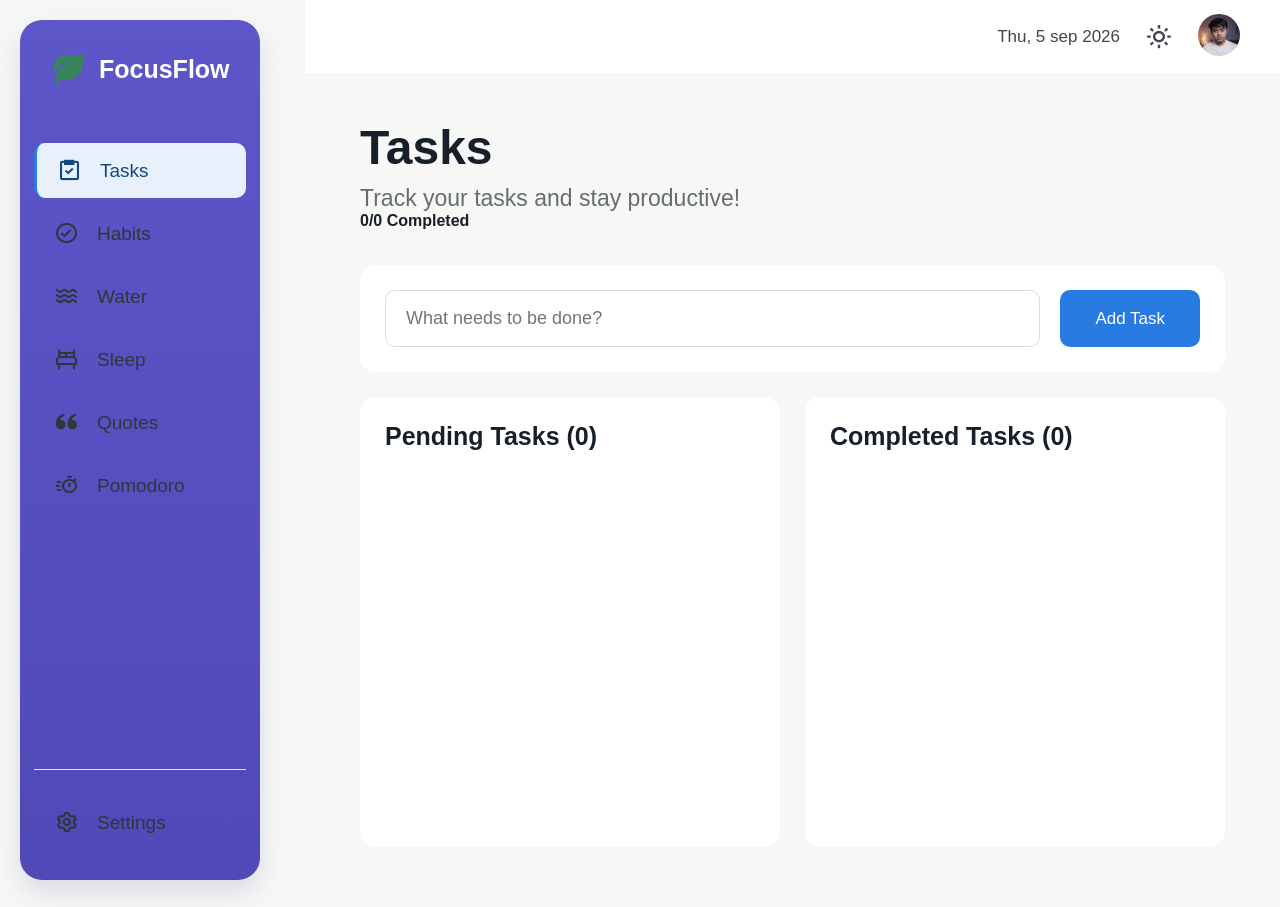
<file: fitness-habit-tracker/pages/tasks.html>
<!DOCTYPE html>
<html lang="en">
<head>
    <meta charset="UTF-8">
    <meta name="viewport" content="width=device-width, initial-scale=1.0">

    <!-- Boxicons for simple icons -->
    <link href="https://unpkg.com/boxicons@2.1.4/css/boxicons.min.css" rel="stylesheet">

    <!-- CSS -->
    <link rel="stylesheet" href="../css/tasks.css">

    

    <title>FocusFlow - Tasks</title>
</head>
<body>
<aside class="sidebar">
    <div class="sidebar-header">
        <!-- Logo and App Name -->
        <div class="logo">
            <i class='bx bxs-leaf'></i>
            <span>FocusFlow</span>
        </div>
    </div>
<!--sidebar navigation  -->
    <nav class="sidebar-menu">
        
            <a href="tasks.html" class="active"><i class='bx bx-task'></i> 
                <span>Tasks</span></a>
            
            <a href="habits.html"><i class='bx bx-check-circle'></i>
                <span>Habits</span></a>
            
            <a href="water.html"><i class='bx bx-water'></i> 
                <span>Water</span></a>
            <a href="sleep.html"><i class='bx bx-bed'></i> 
                <span>Sleep</span></a>
            <a href="quotes.html"><i class='bx bxs-quote-alt-left'></i> 
                <span>Quotes</span></a>
            <a href="pomodoro.html"><i class='bx bx-timer'></i> 
                <span>Pomodoro</span></a>
        
    </nav>


    <!--bottom part of sidebar-->
    <div class="sidebar-bottom">
        <a href="tasks.html">
            <i class='bx bx-cog'></i>
            <span>Settings</span></a>

    </div>

    </aside>


    <!--Main Content-->

    <header class = "top-header">
        <div class="header-right">
            <span>Thu, 5 sep 2026</span>
            <i class='bx bx-sun'></i>
            <div class="profile">
                <img src="../Assets/profile picture.png" alt="Profile Picture">
            </div>
        </div>
    </header>

    <section class="page-content">
        <div class="page-heading">
            <h1>Tasks</h1>
            <p>Track your tasks and stay productive!</p>
        

            <div class="Daily-progress">
                <strong id="daily-progress">0/0 Completed</strong>
            </div>

        </div>

        <section class="add-task-box">
            <input type="text" id="new-task-input" placeholder="What needs to be done?">
                <button id="add-task-button">Add Task</button>
        </section>

        <!-----Task Section----->

        <div class="task-sections">

            <!-- Pending Tasks -->
             
                <div class="pending-tasks">
                    <h2>Pending Tasks</h2>

                    <ul id="pending-task-list">
                    <!-- JavaScript will add pending tasks here -->
                     </ul>
                </div>


                <div class="completed-tasks">
                     <h2>Completed Tasks</h2>

                    <ul id="completed-task-list">
                        <!-- JavaScript will add completed tasks here -->
                    </ul>
                </div>





        </div>
    </section>


<script src="../js/tasks.js"></script>

    
</body>
</html>
</file>
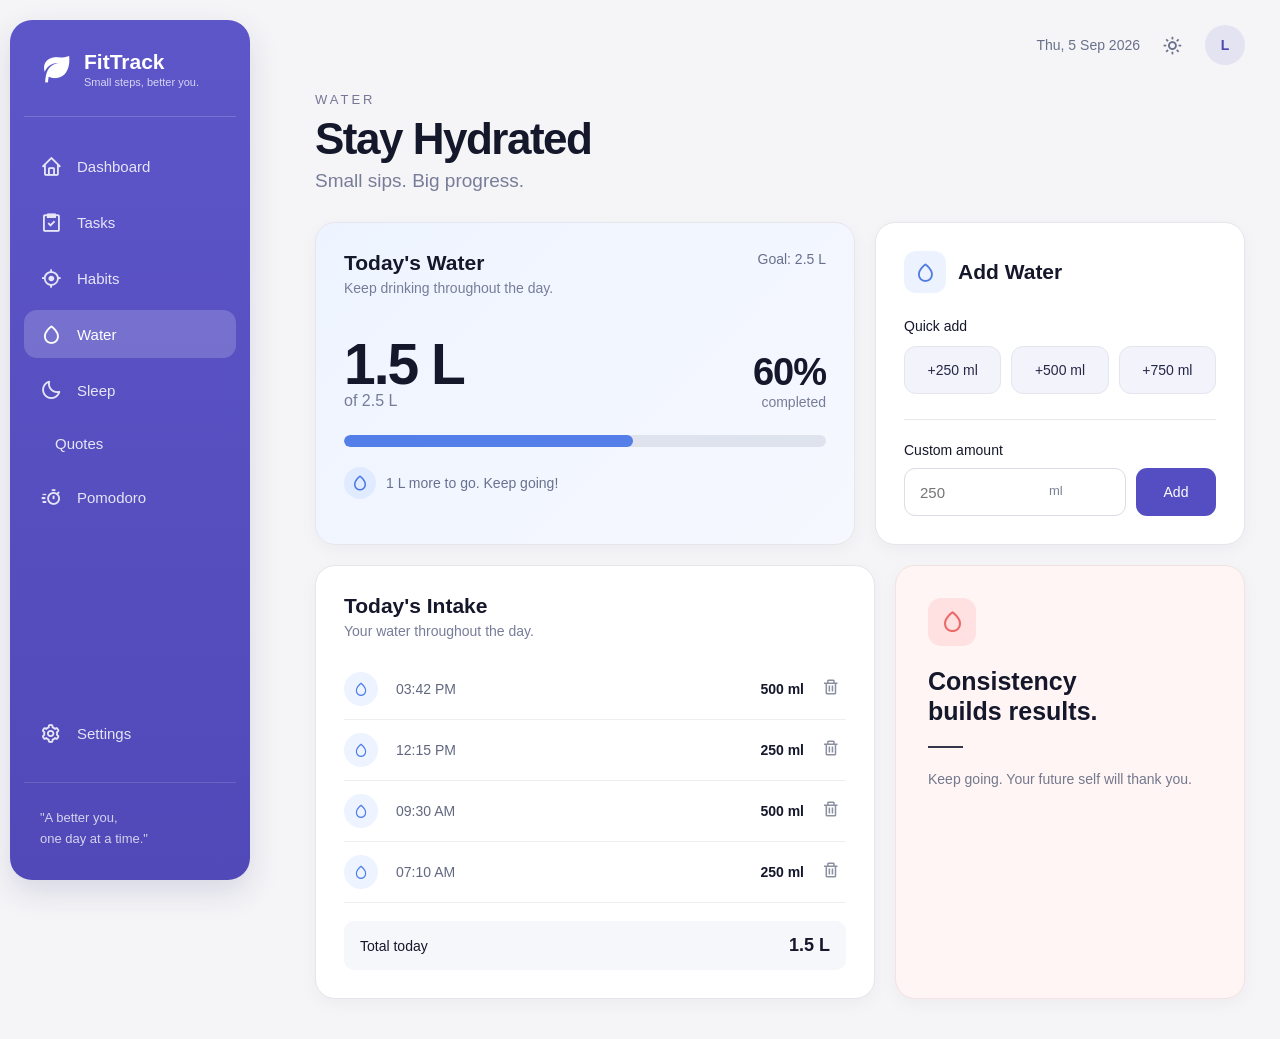
<file: fitness-habit-tracker/pages/water.html>
<!DOCTYPE html>
<html lang="en">

<head>
    <meta charset="UTF-8">
    <meta name="viewport" content="width=device-width, initial-scale=1.0">

    
    <link
        href="https://unpkg.com/boxicons@2.1.4/css/boxicons.min.css"
        rel="stylesheet"
    >

    
    <link rel="stylesheet" href="../css/water.css">

    <title>FitTrack - Water</title>
</head>

<body>

    <!--  SIDEBAR  -->

    <aside class="sidebar">

        <div class="logo">
            <i class='bx bxs-leaf'></i>

            <div>
                <h2>FitTrack</h2>
                <p>Small steps, better you.</p>
            </div>
        </div>


        <nav class="navigation">

            <a href="../index.html">
                <i class='bx bx-home'></i>
                <span>Dashboard</span>
            </a>

            <a href="tasks.html">
                <i class='bx bx-task'></i>
                <span>Tasks</span>
            </a>

            <a href="habits.html">
                <i class='bx bx-target-lock'></i>
                <span>Habits</span>
            </a>

            <a href="water.html" class="active">
                <i class='bx bx-droplet'></i>
                <span>Water</span>
            </a>

            <a href="sleep.html">
                <i class='bx bx-moon'></i>
                <span>Sleep</span>
            </a>

            <a href="quotes.html">
                <i class='bx bx-quote-alt-left'></i>
                <span>Quotes</span>
            </a>

            <a href="pomodoro.html">
                <i class='bx bx-timer'></i>
                <span>Pomodoro</span>
            </a>

        </nav>


        <div class="sidebar-bottom">

            <a href="settings.html">
                <i class='bx bx-cog'></i>
                <span>Settings</span>
            </a>

            <p>
                "A better you,<br>
                one day at a time."
            </p>

        </div>

    </aside>



    <!--MAIN -->

    <main class="main-content">

        <!-- Top Header -->

        <header class="top-header">

            <div></div>

            <div class="header-right">

                <span>Thu, 5 Sep 2026</span>

                <i class='bx bx-sun'></i>

                <div class="profile">
                    L
                </div>

            </div>

        </header>



        <!--PAGE -->

        <section class="page-content">

            <!-- Heading -->

            <div class="page-heading">

                <div>
                    <span class="small-heading">WATER</span>

                    <h1>Stay Hydrated</h1>

                    <p>
                        Small sips. Big progress.
                    </p>
                </div>

            </div>



        
            <div class="top-section">


                <!-- Water Progress -->

                <section class="water-card">

                    <div class="card-top">

                        <div>
                            <h2>Today's Water</h2>
                            <p>Keep drinking throughout the day.</p>
                        </div>

                        <span class="goal">
                            Goal: 2.5 L
                        </span>

                    </div>


                    <div class="water-info">

                        <div>

                            <strong id="waterAmount">
                                1.5 L
                            </strong>

                            <p>
                                of 2.5 L
                            </p>

                        </div>


                        <div class="percentage">

                            <strong id="percentage">
                                60%
                            </strong>

                            <span>
                                completed
                            </span>

                        </div>

                    </div>


                    <!-- Progress -->

                    <div class="progress-container">

                        <div class="progress-bar">

                            <div
                                class="progress"
                                id="progress">
                            </div>

                        </div>

                    </div>


                    <div class="remaining">

                        <i class='bx bx-droplet'></i>

                        <span id="remaining">
                            1 L more to go. Keep going!
                        </span>

                    </div>

                </section>



                <!-- Add Water -->

                <section class="add-card">

                    <div class="add-title">

                        <div class="add-icon">
                            <i class='bx bx-droplet'></i>
                        </div>

                        <h2>Add Water</h2>

                    </div>


                    <p class="quick-title">
                        Quick add
                    </p>


                    <div class="quick-buttons">

                        <button class="quick-btn" data-amount="250">
                            +250 ml
                        </button>

                        <button class="quick-btn" data-amount="500">
                            +500 ml
                        </button>

                        <button class="quick-btn" data-amount="750">
                            +750 ml
                        </button>

                    </div>


                    <div class="custom-section">

                        <label for="customAmount">
                            Custom amount
                        </label>

                        <div class="custom-input">

                            <input
                                type="number"
                                id="customAmount"
                                placeholder="250"
                                min="1"
                            >

                            <span>ml</span>

                            <button id="addCustom">
                                Add
                            </button>

                        </div>

                    </div>

                </section>

            </div>



            <!-- BOTTOM SECTION -->

            <div class="bottom-section">


                <!-- Today's Intake -->

                <section class="intake-card">

                    <div class="section-heading">

                        <div>
                            <h2>Today's Intake</h2>

                            <p>
                                Your water throughout the day.
                            </p>
                        </div>

                    </div>


                    <div id="intakeList">

                        <div class="intake-row">

                            <div class="intake-icon">
                                <i class='bx bx-droplet'></i>
                            </div>

                            <span>
                                03:42 PM
                            </span>

                            <strong>
                                500 ml
                            </strong>

                            <button class="delete-btn">
                                <i class='bx bx-trash'></i>
                            </button>

                        </div>


                        <div class="intake-row">

                            <div class="intake-icon">
                                <i class='bx bx-droplet'></i>
                            </div>

                            <span>
                                12:15 PM
                            </span>

                            <strong>
                                250 ml
                            </strong>

                            <button class="delete-btn">
                                <i class='bx bx-trash'></i>
                            </button>

                        </div>


                        <div class="intake-row">

                            <div class="intake-icon">
                                <i class='bx bx-droplet'></i>
                            </div>

                            <span>
                                09:30 AM
                            </span>

                            <strong>
                                500 ml
                            </strong>

                            <button class="delete-btn">
                                <i class='bx bx-trash'></i>
                            </button>

                        </div>


                        <div class="intake-row">

                            <div class="intake-icon">
                                <i class='bx bx-droplet'></i>
                            </div>

                            <span>
                                07:10 AM
                            </span>

                            <strong>
                                250 ml
                            </strong>

                            <button class="delete-btn">
                                <i class='bx bx-trash'></i>
                            </button>

                        </div>

                    </div>


                    <div class="total-row">

                        <span>
                            Total today
                        </span>

                        <strong id="total">
                            1.5 L
                        </strong>

                    </div>

                </section>



                <!-- Small Tip -->

                <section class="tip-card">

                    <div class="tip-icon">
                        <i class='bx bx-droplet'></i>
                    </div>

                    <h2>
                        Consistency<br>
                        builds results.
                    </h2>

                    <div class="tip-line"></div>

                    <p>
                        Keep going. Your future self
                        will thank you.
                    </p>

                </section>

            </div>

        </section>

    </main>


    <!--JavaScript -->

    <script src="../js/water.js"></script>

</body>

</html>
</file>
<file: fitness-habit-tracker/css/tasks.css>
/* 
   BASIC PAGE SETTINGS
    */

* {
    box-sizing: border-box;
    margin: 0;
    padding: 0;
}

body {
    font-family: Arial, sans-serif;
    background-color: #f7f8f6;
    color: #17202a;
}


/*
   SIDEBAR
    */

.sidebar {
    position: fixed;

    left: 20px;
    top: 20px;
    bottom: 20px;

    width: 240px;

    background: linear-gradient(
        180deg,
        #5d56c9,
        #5149b8
    );

    border-radius: 22px;

    padding: 30px 14px;

    color: white;

    display: flex;
    flex-direction: column;

    box-shadow: 0 12px 30px rgba(50, 45, 120, 0.15);
}



/* Logo */

.logo {
    display: flex;
    align-items: center;

    gap: 12px;

    padding-left: 15px;

    font-size: 25px;
    font-weight: 600;
}

.logo i {
    font-size: 38px;
    color: #39845b;
}


/*
   SIDEBAR NAVIGATION
    */

.sidebar-menu {
    margin-top: 55px;

    display: flex;
    flex-direction: column;

    gap: 8px;
}

.sidebar-menu a {
    display: flex;
    align-items: center;

    gap: 18px;

    padding: 15px 20px;

    text-decoration: none;

    color: #30363b;

    font-size: 19px;

    border-radius: 10px;

    transition: background-color 0.2s;
}

.sidebar-menu a i {
    font-size: 25px;
}


/* Hover */

.sidebar-menu a:hover {
    background-color: #f1f3f1;
    transform: scale(1.05);
    transition: transform 0.3s ease;

}


/* Current page */

.sidebar-menu a.active {
    background-color: #e7f0fb;

    color: #16477a;

    border-left: 3px solid #287be0;
}


/* 
   SIDEBAR BOTTOM
    */

.sidebar-bottom {
    margin-top: auto;

    border-top: 1px solid #e5e5e5;

    padding-top: 25px;
}

.sidebar-bottom a {
    display: flex;
    align-items: center;

    gap: 18px;

    padding: 15px 20px;

    color: #30363b;

    text-decoration: none;

    font-size: 19px;
}

.sidebar-bottom i {
    font-size: 25px;
}


/* 
   TOP HEADER
    */

.top-header {
    position: fixed;

    top: 0;
    left: 305px;
    right: 0;

    height: 75px;

    background-color: #ffffff;

    border-bottom: 1px solid #eeeeee;

    display: flex;
    justify-content: flex-end;
    align-items: center;

    padding: 0 40px;

    z-index: 10;
}

.header-right {
    display: flex;
    align-items: center;

    gap: 25px;

    color: #40464c;

    font-size: 17px;
}

.header-right > i {
    font-size: 28px;
}


/* Profile */

.profile img {
    width: 42px;
    height: 42px;

    border-radius: 50%;

    object-fit: cover;
}


/* 
   MAIN PAGE CONTENT
    */

.page-content {
    margin-left: 305px;

    padding: 120px 55px 60px;
}


/* 
   PAGE HEADING
    */

.page-heading {
    position: relative;

    margin-bottom: 35px;
}

.page-heading h1 {
    font-size: 48px;

    margin-bottom: 10px;
}

.page-heading p {
    font-size: 23px;

    color: #666d73;
}


/* Daily progress */

.daily-progress {
    position: absolute;

    right: 10px;
    bottom: 5px;

    color: #626a70;

    font-size: 17px;
}


/* 
   ADD TASK BOX
    */

.add-task-box {
    background-color: #ffffff;

    padding: 25px;

    border-radius: 15px;

    margin-bottom: 25px;

    display: flex;

    gap: 20px;
}

.add-task-box input {
    flex: 1;

    padding: 17px 20px;

    border: 1px solid #d8dce0;

    border-radius: 10px;

    font-size: 18px;

    outline: none;
}

.add-task-box input:focus {
    border-color: #287be0;
}


/* Add button */

#add-task-button {
    padding: 0 35px;

    border: none;

    border-radius: 10px;

    background-color: #287be0;

    color: white;

    font-size: 17px;

    cursor: pointer;
}

#add-task-button:hover {
    background-color: #216bc2;
}


/* 
   PENDING + COMPLETED CONTAINERS
    */

.task-sections {
    display: grid;

    grid-template-columns: 1fr 1fr;

    gap: 25px;
}


/* Both task sections */

.pending-tasks,
.completed-tasks {
    background-color: #ffffff;

    min-height: 450px;

    padding: 25px;

    border-radius: 15px;
}


/* Section heading */

.pending-tasks h2,
.completed-tasks h2 {
    font-size: 25px;

    margin-bottom: 25px;
}


/* 
   TASK LIST
    */

.pending-tasks ul,
.completed-tasks ul {
    list-style: none;

    display: flex;

    flex-direction: column;

    gap: 12px;
}


/* 
   INDIVIDUAL TASK
    */

.task-item {
    display: flex;

    align-items: center;

    gap: 15px;

    padding: 18px;

    border: 1px solid #e1e4e7;

    border-radius: 12px;

    background-color: #ffffff;
}


/* Checkbox */

.task-checkbox {
    width: 20px;
    height: 20px;

    cursor: pointer;

    flex-shrink: 0;
}


/* Task title */

.task-title {
    flex: 1;

    font-size: 18px;

    color: #20262b;
}


/* Completed task text */

.completed-task .task-title {
    text-decoration: line-through;

    color: #777;
}


/* 
   TASK BUTTONS
    */

.task-actions {
    display: flex;

    gap: 8px;
}

.task-actions button {
    border: none;

    background: none;

    font-size: 20px;

    cursor: pointer;

    padding: 5px;

    color: #737a80;
}

.task-actions button:hover {
    color: #287be0;
}


/* Delete button */

.task-actions .delete-button:hover {
    color: #d64545;
}


/* 
   EMPTY STATE
   */

.empty-message {
    color: #8a9095;

    font-size: 16px;

    text-align: center;

    margin-top: 80px;
}


/* 
   RESPONSIVE DESIGN
   */

@media (max-width: 900px) {

    .sidebar {
        width: 220px;
    }

    .top-header {
        left: 220px;
    }

    .page-content {
        margin-left: 220px;

        padding-left: 30px;
        padding-right: 30px;
    }

    .task-sections {
        grid-template-columns: 1fr;
    }

}


/* Mobile */

@media (max-width: 650px) {

    .sidebar {
        display: none;
    }

    .top-header {
        left: 0;
    }

    .page-content {
        margin-left: 0;

        padding: 105px 20px 40px;
    }

    .page-heading h1 {
        font-size: 36px;
    }

    .page-heading p {
        font-size: 18px;
    }

    .daily-progress {
        position: static;

        margin-top: 15px;
    }

    .add-task-box {
        flex-direction: column;
    }

    #add-task-button {
        padding: 15px;
    }

}
</file>
<file: fitness-habit-tracker/css/water.css>
* {
    margin: 0;
    padding: 0;
    box-sizing: border-box;
}

body {
    font-family: -apple-system, BlinkMacSystemFont, "Segoe UI",
        Roboto, Helvetica, Arial, sans-serif;

    background: #f5f5f7;
    color: #15172b;

    min-height: 100vh;
}


/* 
   SIDEBAR
 */

.sidebar {
    position: fixed;

    left: 10px;
    top: 20px;
    bottom: 20px;

    width: 240px;

    background: linear-gradient(
        180deg,
        #5d56c9,
        #5149b8
    );

    border-radius: 22px;

    padding: 30px 14px;

    color: white;

    display: flex;
    flex-direction: column;

    box-shadow: 0 12px 30px rgba(50, 45, 120, 0.15);
}


.logo {
    display: flex;
    align-items: center;

    gap: 12px;

    padding: 0 16px 28px;

    border-bottom: 1px solid rgba(255,255,255,0.18);
}

.logo > i {
    font-size: 32px;
}

.logo h2 {
    font-size: 21px;
    font-weight: 600;
}

.logo p {
    font-size: 11px;
    opacity: 0.75;

    margin-top: 2px;
}


/* Navigation */

.navigation {
    margin-top: 25px;

    display: flex;
    flex-direction: column;

    gap: 8px;
}

.navigation a,
.sidebar-bottom a {
    display: flex;
    align-items: center;

    gap: 15px;

    padding: 13px 16px;

    color: rgba(255,255,255,0.85);

    text-decoration: none;

    border-radius: 13px;

    font-size: 15px;

    transition: 0.2s ease;
}

.navigation a i,
.sidebar-bottom a i {
    font-size: 22px;
}


/* Hover */

.navigation a:hover,
.sidebar-bottom a:hover {
    background: rgba(255,255,255,0.10);
}


/* Active */

.navigation a.active {
    background: rgba(255,255,255,0.18);

    color: white;
}


/* Sidebar Bottom */

.sidebar-bottom {
    margin-top: auto;
}

.sidebar-bottom a {
    margin-bottom: 25px;
}

.sidebar-bottom p {
    border-top: 1px solid rgba(255,255,255,0.18);

    padding: 25px 16px 0;

    font-size: 13px;

    line-height: 1.6;

    opacity: 0.75;
}

/* 
   MAIN CONTENT
 */

.main-content {
    margin-left: 280px;

    padding: 0 35px 40px;

    min-height: 100vh;
}


/* 
   HEADER
 */

.top-header {
    height: 90px;

    display: flex;

    align-items: center;

    justify-content: space-between;
}

.header-right {
    display: flex;
    align-items: center;

    gap: 22px;

    color: #69708b;

    font-size: 14px;
}

.header-right > i {
    font-size: 21px;
}

.profile {
    width: 40px;
    height: 40px;

    border-radius: 50%;

    background: #e4e3f2;

    color: #4e48ae;

    display: flex;
    align-items: center;
    justify-content: center;

    font-weight: 600;
}


/* 
   PAGE
 */

.page-content {
    max-width: 1250px;

    margin: 0 auto;
}


/* Page Heading */

.page-heading {
    margin-bottom: 30px;
}

.small-heading {
    color: #777596;

    font-size: 13px;

    letter-spacing: 3px;

    font-weight: 500;
}

.page-heading h1 {
    font-size: 44px;

    line-height: 1.1;

    margin-top: 7px;

    font-weight: 650;

    letter-spacing: -1.5px;
}

.page-heading p {
    color: #777d98;

    font-size: 19px;

    margin-top: 7px;
}



/* 
   TOP SECTION
 */

.top-section {
    display: grid;

    grid-template-columns: 1.6fr 1fr;

    gap: 20px;
}


/* 
   COMMON CARD
 */

.water-card,
.add-card,
.intake-card,
.tip-card {

    background: white;

    border: 1px solid #e5e5eb;

    border-radius: 20px;

    box-shadow: 0 5px 18px rgba(30, 30, 60, 0.04);
}




.water-card {
    padding: 28px;

    background: linear-gradient(
        135deg,
        #eef4ff,
        #f6f8ff
    );
}

.card-top {
    display: flex;

    justify-content: space-between;

    align-items: flex-start;
}

.card-top h2 {
    font-size: 21px;

    font-weight: 600;
}

.card-top p {
    margin-top: 5px;

    color: #777d98;

    font-size: 14px;
}

.goal {
    color: #69708b;

    font-size: 14px;
}


/* Water Info */

.water-info {
    display: flex;

    justify-content: space-between;

    align-items: flex-end;

    margin-top: 35px;
}

.water-info strong {
    font-size: 57px;

    letter-spacing: -2px;

    font-weight: 650;
}

.water-info p {
    color: #777d98;

    margin-top: -5px;

    font-size: 16px;
}


/* Percentage */

.percentage {
    display: flex;

    flex-direction: column;

    text-align: right;
}

.percentage strong {
    font-size: 38px;

    letter-spacing: -1px;
}

.percentage span {
    color: #777d98;

    font-size: 14px;
}


/* Progress */

.progress-container {
    margin-top: 25px;
}

.progress-bar {
    height: 12px;

    width: 100%;

    background: #dfe3ed;

    border-radius: 20px;

    overflow: hidden;
}

.progress {
    height: 100%;

    width: 60%;

    background: #547fe8;

    border-radius: 20px;

    transition: width 0.3s ease;
}


/* Remaining */

.remaining {
    display: flex;

    align-items: center;

    gap: 10px;

    margin-top: 20px;

    color: #68718f;

    font-size: 14px;
}

.remaining i {
    width: 32px;
    height: 32px;

    border-radius: 50%;

    background: #e1ebff;

    color: #4777e7;

    display: flex;
    align-items: center;
    justify-content: center;

    font-size: 18px;
}



/* 
   ADD WATER
 */

.add-card {
    padding: 28px;
}

.add-title {
    display: flex;

    align-items: center;

    gap: 12px;
}

.add-title h2 {
    font-size: 21px;

    font-weight: 600;
}

.add-icon {
    width: 42px;
    height: 42px;

    border-radius: 12px;

    background: #edf2ff;

    color: #527be3;

    display: flex;

    align-items: center;

    justify-content: center;

    font-size: 22px;
}

.quick-title {
    margin-top: 25px;

    font-size: 14px;

    font-weight: 500;
}


/* Quick buttons */

.quick-buttons {
    display: grid;

    grid-template-columns: repeat(3, 1fr);

    gap: 10px;

    margin-top: 12px;
}

.quick-btn {
    height: 48px;

    background: #f3f4fb;

    border: 1px solid #e4e5ed;

    border-radius: 12px;

    color: #242746;

    font-size: 14px;

    cursor: pointer;

    transition: 0.2s ease;
}

.quick-btn:hover {
    background: #e9edff;

    border-color: #cbd6ff;
}

.quick-btn:active {
    transform: scale(0.97);
}


/* Custom */

.custom-section {
    border-top: 1px solid #e7e7ec;

    margin-top: 25px;

    padding-top: 22px;
}

.custom-section label {
    display: block;

    font-size: 14px;

    font-weight: 500;

    margin-bottom: 10px;
}

.custom-input {
    display: flex;

    gap: 10px;
}

.custom-input input {
    flex: 1;

    min-width: 0;

    height: 48px;

    border: 1px solid #dcdde5;

    border-radius: 11px;

    padding: 0 15px;

    font-size: 15px;

    outline: none;
}

.custom-input input:focus {
    border-color: #6988e5;

    box-shadow: 0 0 0 3px rgba(84,127,232,0.10);
}

.custom-input span {
    position: absolute;

    margin-left: 145px;

    margin-top: 15px;

    color: #7a7f95;

    font-size: 13px;
}

.custom-input button {
    width: 80px;

    border: none;

    border-radius: 11px;

    background: #554ec2;

    color: white;

    font-size: 14px;

    cursor: pointer;

    transition: 0.2s ease;
}

.custom-input button:hover {
    background: #4841ad;
}



/* 
   BOTTOM SECTION
 */

.bottom-section {
    display: grid;

    grid-template-columns: 1.6fr 1fr;

    gap: 20px;

    margin-top: 20px;
}


/* Intake */

.intake-card {
    padding: 28px;
}

.section-heading h2 {
    font-size: 21px;

    font-weight: 600;
}

.section-heading p {
    margin-top: 5px;

    color: #777d98;

    font-size: 14px;
}


/* Intake row */

#intakeList {
    margin-top: 20px;
}

.intake-row {
    display: grid;

    grid-template-columns: 40px 1fr auto 30px;

    align-items: center;

    gap: 12px;

    padding: 13px 0;

    border-bottom: 1px solid #eeeeF2;
}

.intake-icon {
    width: 34px;
    height: 34px;

    border-radius: 50%;

    background: #edf3ff;

    color: #4c7ee9;

    display: flex;
    align-items: center;
    justify-content: center;
}

.intake-row span {
    color: #60677f;

    font-size: 14px;
}

.intake-row strong {
    font-size: 14px;

    font-weight: 600;
}

.delete-btn {
    border: none;

    background: transparent;

    color: #8b8fa0;

    cursor: pointer;

    font-size: 18px;
}

.delete-btn:hover {
    color: #d95353;
}


/* Total */

.total-row {
    display: flex;

    justify-content: space-between;

    align-items: center;

    margin-top: 18px;

    padding: 14px 16px;

    background: #f6f7fa;

    border-radius: 10px;

    font-size: 14px;
}

.total-row strong {
    font-size: 18px;
}



/* 
   TIP
*/

.tip-card {
    padding: 32px;

    background: #fff5f5;

    border-color: #f4e1e1;
}

.tip-icon {
    width: 48px;
    height: 48px;

    border-radius: 13px;

    background: #ffe1e1;

    color: #ed6a6a;

    display: flex;
    align-items: center;
    justify-content: center;

    font-size: 25px;
}

.tip-card h2 {
    font-size: 25px;

    line-height: 1.2;

    margin-top: 20px;
}

.tip-line {
    width: 35px;

    height: 2px;

    background: #34364a;

    margin: 20px 0;
}

.tip-card p {
    color: #73788c;

    font-size: 14px;

    line-height: 1.6;
}





@media (max-width: 1000px) {

    .sidebar {
        width: 200px;
    }

    .main-content {
        margin-left: 235px;

        padding-left: 20px;
        padding-right: 20px;
    }

    .top-section,
    .bottom-section {
        grid-template-columns: 1fr;
    }

}


@media (max-width: 700px) {

    .sidebar {
        position: relative;

        left: 0;
        top: 0;
        bottom: auto;

        width: calc(100% - 30px);

        margin: 15px;

        border-radius: 18px;
    }

    .navigation {
        display: grid;

        grid-template-columns: repeat(2, 1fr);
    }

    .sidebar-bottom {
        display: none;
    }

    .main-content {
        margin-left: 0;

        padding: 0 15px 30px;
    }

    .top-header {
        height: 70px;
    }

    .header-right span {
        display: none;
    }

    .page-heading h1 {
        font-size: 36px;
    }

    .water-info strong {
        font-size: 45px;
    }

    .quick-buttons {
        grid-template-columns: 1fr;
    }

    .intake-row {
        grid-template-columns: 35px 1fr auto 25px;
    }

}
</file>
